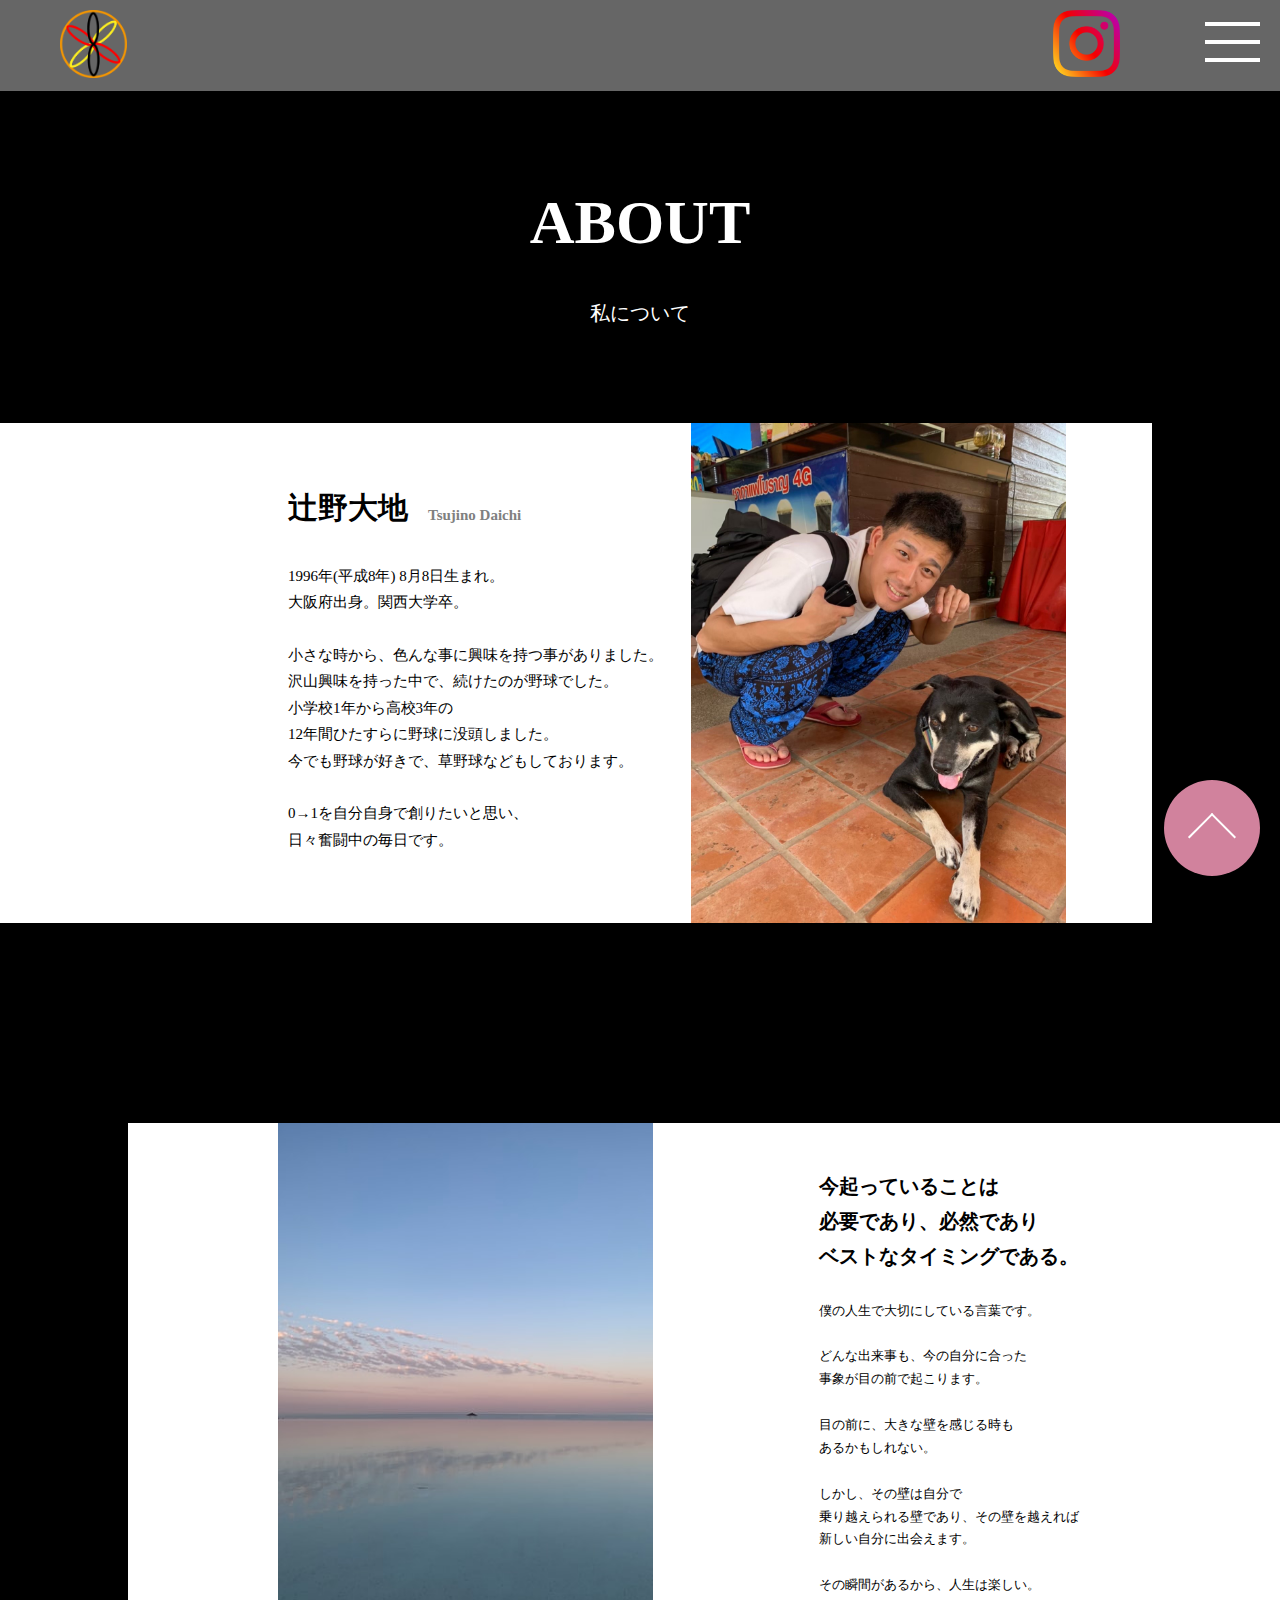
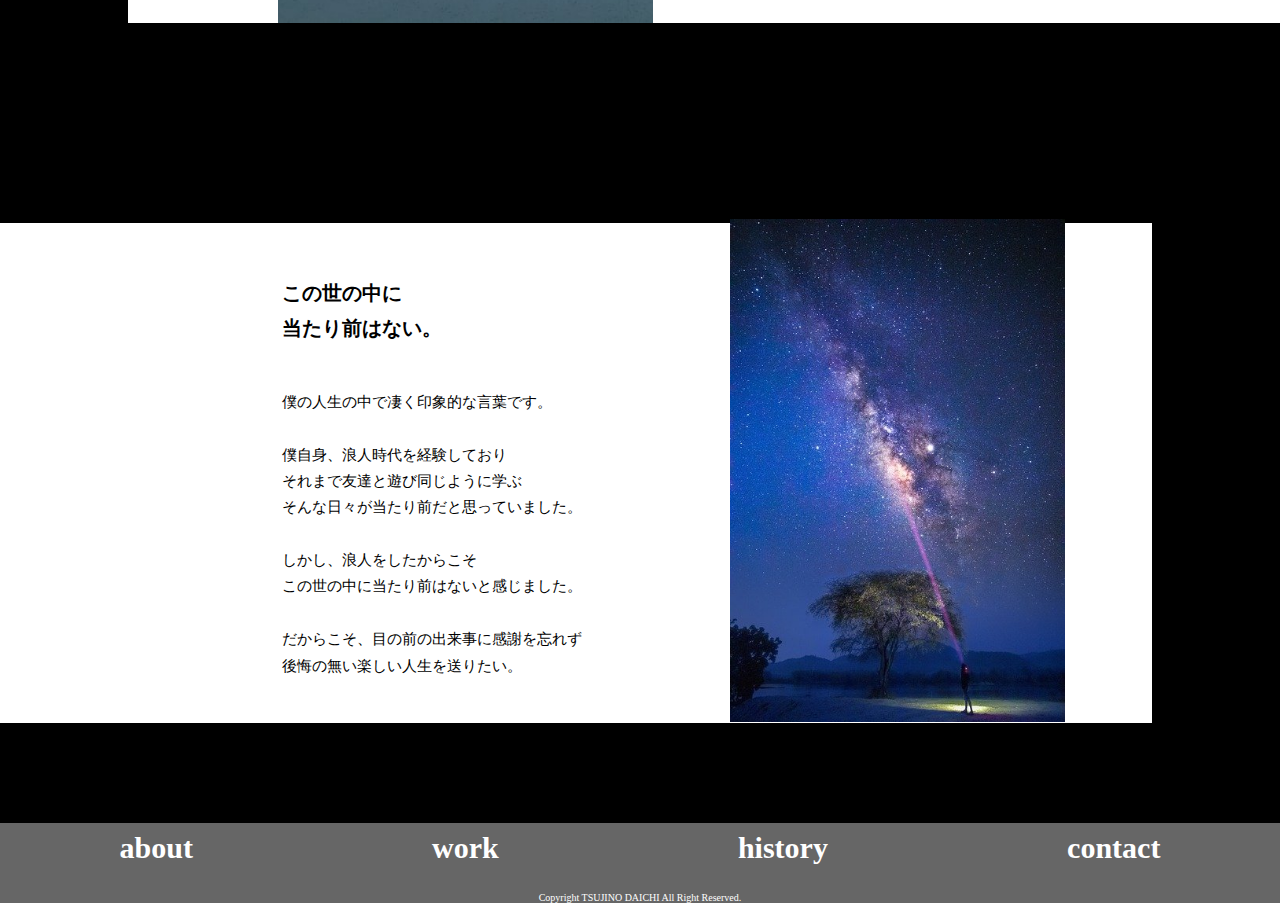
<file: about/about.html>
<!DOCTYPE html>
<html lang="ja">

<head>
    <meta charset="UTF-8">
    <meta http-equiv="X-UA-Compatible" content="IE=edge">
    <meta name="viewport" content="width=device-width, initial-scale=1.0">
    <title>about page</title>
    <meta name="description" content="about page">
    <link rel="stylesheet" href="css/style.css">
    <script src="https://ajax.googleapis.com/ajax/libs/jquery/3.6.0/jquery.min.js"></script>

</head>

<body>

    <!-- ヘッダー -->

    <div class="header_content" id=header>


        <div class="rogo">
            <img src="images/myrogo.png" alt="自分のロゴマーク">
        </div>

        <nav class="sns">
            <img src="images/Instagramlogo.png" alt="インスタグラムロゴ">
        </nav>

        <div class="pc_menu_btn "><span></span></div>


        <nav class="pc_nav" style="display: none;">
            <ul>
                <li><a href="../index.html">about</a></li>
                <li><a href="../index.html#work">work</a></li>
                <li><a href="../index.html#history">history</a></li>
                <li><a href="../index.html#contact">contact</a></li>

            </ul>

        </nav>

    </div>

    <!-- タイトル -->

    <div class="mokuji">
        <h1>ABOUT</h1>
        <p class="mokuji2">私について</p>

    </div>

    <!-- 自己紹介 -->

    <div class="box1">

        <div class="name">
            <h2>辻野大地</h2>
            <h3>Tsujino Daichi</h3>

        </div>

        <div class="content">
            <p class="content_detail">
                1996年(平成8年) 8月8日生まれ。<br>
                大阪府出身。関西大学卒。<br>
                <br>
                小さな時から、色んな事に興味を持つ事がありました。<br>
                沢山興味を持った中で、続けたのが野球でした。<br>
                小学校1年から高校3年の<br>
                12年間ひたすらに野球に没頭しました。<br>
                今でも野球が好きで、草野球などもしております。<br>
                <br>
                0→1を自分自身で創りたいと思い、<br>
                日々奮闘中の毎日です。<br>

            </p>

        </div>

        <div class="content_p">
            <img src="images/IMG_9310.JPG" alt="自分の写真">
        </div>

    </div>


    <div class="box2">

        <div class="content2">
            <h4>今起っていることは<br>
                必要であり、必然であり<br>
                ベストなタイミングである。</h4>
            <p class="content2_detail">
                僕の人生で大切にしている言葉です。<br>
                <br>
                どんな出来事も、今の自分に合った<br>
                事象が目の前で起こります。<br>
                <br>
                目の前に、大きな壁を感じる時も<br>
                あるかもしれない。<br>
                <br>
                しかし、その壁は自分で<br>
                乗り越えられる壁であり、その壁を越えれば<br>
                新しい自分に出会えます。<br>
                <br>
                その瞬間があるから、人生は楽しい。<br>

            </p>

        </div>

        <div class="content2_p">
            <img src="images/sea.jpeg" alt="海の背景">
        </div>

    </div>


    <div class="box3">

        <div class="content3">
            <h5>この世の中に<br>
                当たり前はない。</h5>
            <p class="content3_detail">
                僕の人生の中で凄く印象的な言葉です。<br>
                <br>
                僕自身、浪人時代を経験しており<br>
                それまで友達と遊び同じように学ぶ<br>
                そんな日々が当たり前だと思っていました。<br>
                <br>
                しかし、浪人をしたからこそ<br>
                この世の中に当たり前はないと感じました。<br>
                <br>
                だからこそ、目の前の出来事に感謝を忘れず<br>
                後悔の無い楽しい人生を送りたい。<br>

            </p>

        </div>

        <div class="content3_p">
            <img src="images/yozora.jpeg" alt="星空の背景">
        </div>

    </div>




    <!-- スマホ版 -->

    <!-- 自己紹介 -->

    <div class="box4">

        <div class="box5">

            <div class="sp_name_content">
                <p class="sp_name1">辻野大地</p>
                <p class="sp_name2">Tsujino Daichi</p>
                <p class="sp_name3">
                    1996年8月8日生まれ。<br>
                    大阪府出身。<br>関西大学卒。<br>
                </p>
            </div>

            <div class="sp_content_p">
                <img src="images/IMG_9310.JPG" alt="自分の写真">
            </div>


        </div>

    </div>


    <div class="box6">
        <p class="box6_text">
            小さな時から、<br>
            色んな事に興味を持つ事がありました。<br>
            沢山興味を持った中で、<br>
            続けたのが野球でした。<br>
            小学校1年から高校3年の<br>
            12年間ひたすらに野球に没頭しました。<br>
            今でも野球が好きで、<br>
            草野球などもしております。<br>
            <br>
            0→1を自分自身で創りたいと思い、<br>
            日々奮闘中の毎日です。<br>
        </p>
    </div>

    <div class="box7">
        <p class="box7_text">
            今起っていることは<br>
            必要であり、<br>
            必然であり<br>
            ベストな<br>
            タイミングである。<br>
        </p>
    </div>

    <div class="box6">
        <p class="box6_text">
            僕の人生で大切にしている言葉です。<br>
            <br>
            どんな出来事も、今の自分に合った<br>
            事象が目の前で起こります。<br>
            <br>
            目の前に、大きな壁を感じる時も<br>
            あるかもしれない。<br>
            <br>
            しかし、その壁は自分で<br>
            乗り越えられる壁であり、<br>
            その壁を越えれば<br>
            新しい自分に出会えます。<br>
            <br>
            その瞬間があるから、<br>
            人生は楽しい。<br>
        </p>
    </div>

    <div class="box8">
        <p class="box8_text">
            この世の中に<br>
            当たり前はない。
        </p>
    </div>

    <div class="box6">
        <p class="box6_text">
            ありきたりな、言葉かもしれませんが<br>
            僕の人生の中で凄く印象的な言葉です。<br>
            <br>
            僕自身、浪人時代を経験しており<br>
            それまで友達と遊び同じように学ぶ<br>
            そんな日々が当たり前だと思っていました。<br>
            <br>
            しかし、浪人をしたからこそ<br>
            この世の中に当たり前はないと感じました。<br>
            <br>
            だからこそ、目の前の出来事に<br>
            感謝を忘れず<br>
            後悔の無い楽しい人生を送りたい。<br>
        </p>
    </div>

    <div class="box9">
        <p class="box9_text">
            あなたにとって<br>
            「感動とワクワクを与えられる<br>
            テレビのような存在に。」<br>
        </p>
    </div>




    <div class="footer_content">

        <div class="footer_detail">
            <ul class="footer_list">
                <li class="footer_text"><a href="../index.html">about</a></li>
                <li class="footer_text"><a href="../index.html#work">work</a></li>
                <li class="footer_text"><a href="../index.html#history">history</a></li>
                <li class="footer_text"><a href="../index.html#contact">contact</a></li>

            </ul>
        </div>

        <div class="last">
            <p>Copyright TSUJINO DAICHI All Right Reserved.</p>

        </div>

    </div>

    <!-- ボタン -->


    <div class="botton">
        <a href="#header">
            <p><span class="arrow1"></span></p>
        </a>
    </div>





    </div>

    </div>




    <script>
        $(function () {
            $('.pc_menu_btn').click(function () {
                $('.pc_nav').fadeToggle();
                $('.pc_menu_btn').toggleClass('open');
            });

        });

    </script>
</body>

</html>
</file>
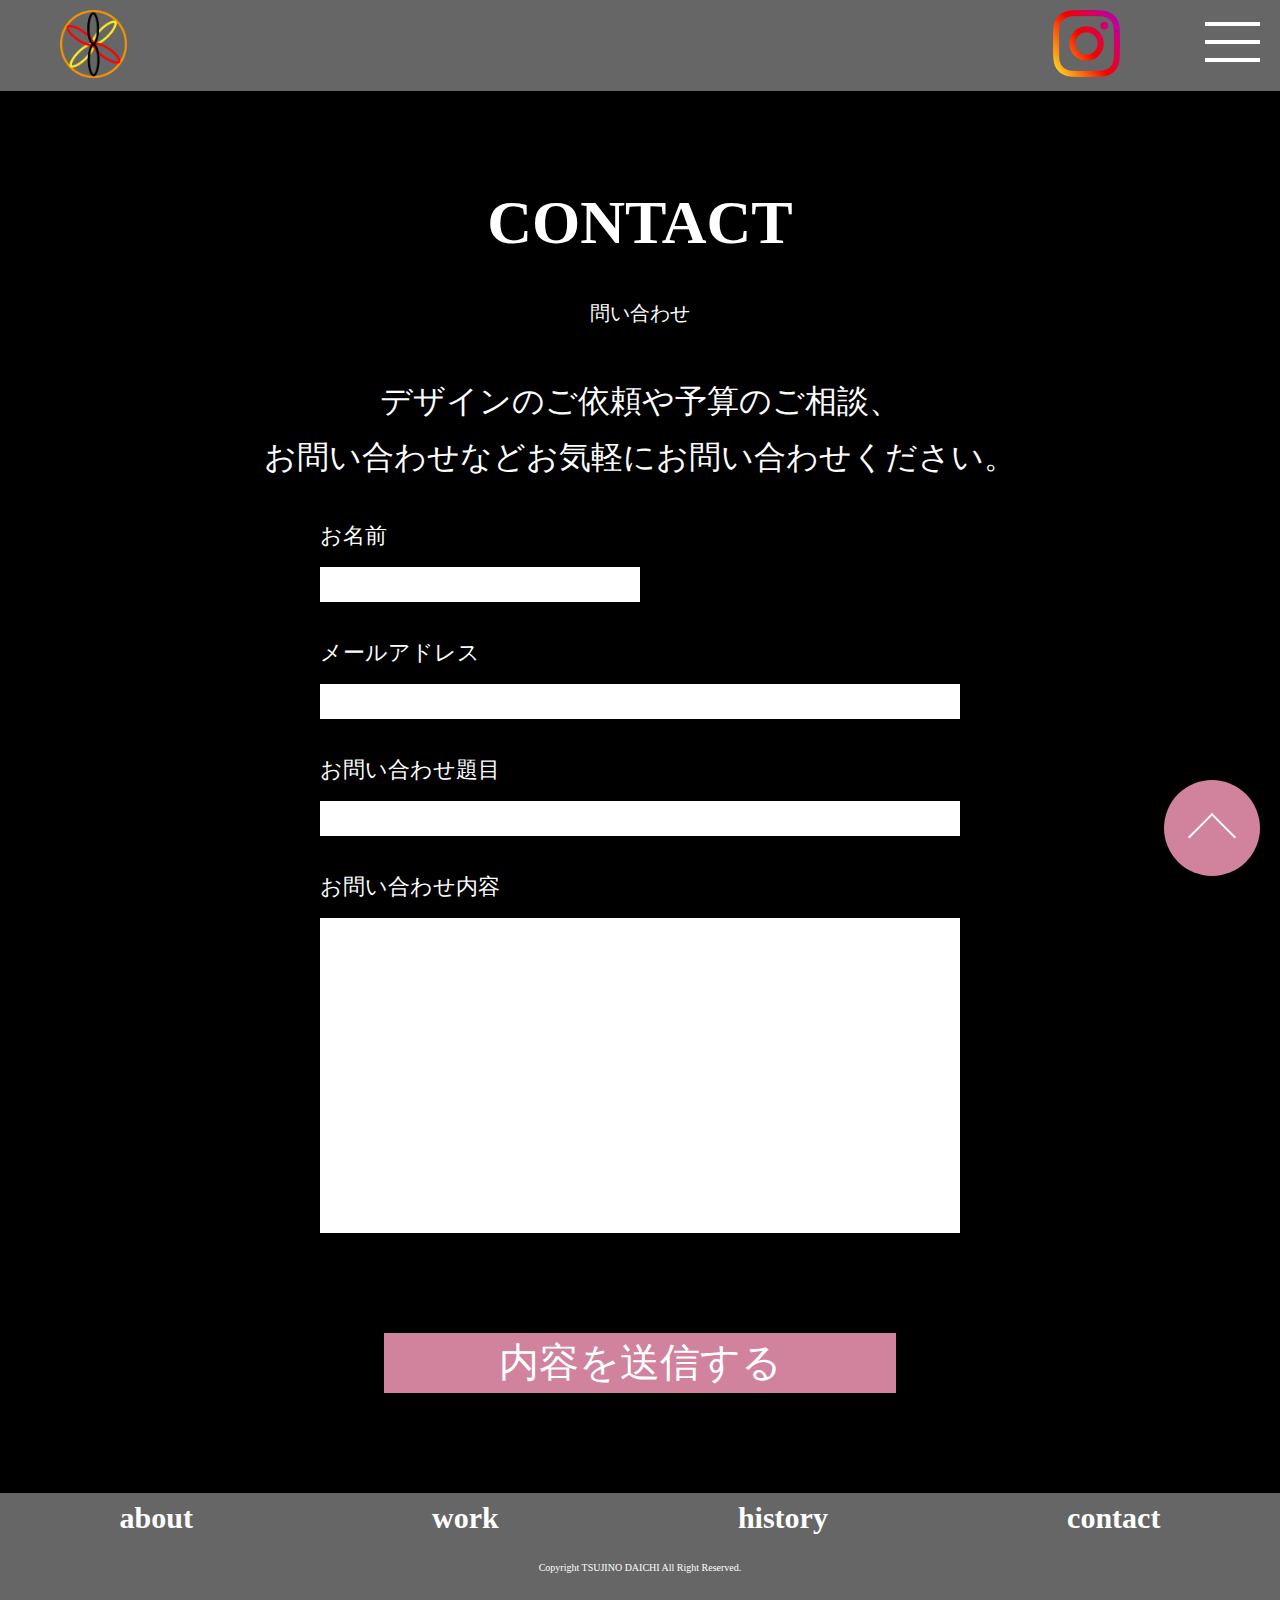
<file: contact/contact.html>
<!DOCTYPE html>
<html lang="ja">

<head>
    <meta charset="UTF-8">
    <meta http-equiv="X-UA-Compatible" content="IE=edge">
    <meta name="viewport" content="width=device-width, initial-scale=1.0">
    <title>ポートフォリオ ABOUTpage</title>
    <meta name="description" content="自分のポートフォリオ">
    <link rel="stylesheet" href="css/style.css">
    <script src="https://ajax.googleapis.com/ajax/libs/jquery/3.6.0/jquery.min.js"></script>
</head>

<body>

    <!-- ヘッダー -->

    <div class="header_content" id=header>


        <div class="rogo">
            <img src="images/myrogo.png" alt="自分のロゴマーク">
        </div>

        <nav class="sns">
            <img src="images/Instagramlogo.png" alt="インスタグラムロゴ">
        </nav>

        <div class="pc_menu_btn "><span></span></div>


        <nav class="pc_nav" style="display: none;">
            <ul>
                <li><a href="../index.html">about</a></li>
                <li><a href="../index.html#work">work</a></li>
                <li><a href="../index.html#history">history</a></li>
                <li><a href="../index.html#contact">contact</a></li>

            </ul>

        </nav>

    </div>

    <!-- タイトル -->

    <div class="mokuji">
        <h1>CONTACT</h1>
        <p class="mokuji2">問い合わせ</p>
        <p class="mokuji3">デザインのご依頼や予算のご相談、
            <br>お問い合わせなどお気軽にお問い合わせください。
        </p>

    </div>

    <!-- 問い合わせ 項目 -->
    <div class="text">
        <ul>
            <p>お名前</p>
            <div class="box1"></div>
            <p>メールアドレス</p>
            <div class="box2"></div>
            <p>お問い合わせ題目</p>
            <div class="box2"></div>
            <p>お問い合わせ内容</p>
            <div class="box3"></div>

        </ul>

    </div>

    <!-- 送信ボタン -->

    <div class="box4">
        <div class="toiawase_button">
            <a>内容を送信する</a>
        </div>

    </div>

    <!-- フッター -->
    <div class="footer_content">

        <div class="footer_detail">
            <ul class="footer_list">
                <li class="footer_text"><a href="index.html">about</a></li>
                <li class="footer_text"><a href="../index.html#work">work</a></li>
                <li class="footer_text"><a href="../index.html#history">history</a></li>
                <li class="footer_text"><a href="../index.html#contact">contact</a></li>

            </ul>
        </div>

        <div class="last">
            <p>Copyright TSUJINO DAICHI All Right Reserved.</p>

        </div>

    </div>

    <!-- ボタン -->


    <div class="botton">
        <a href="#header">
            <p><span class="arrow1"></span></p>
        </a>
    </div>




    </div>










    <script>
        $(function () {
            $('.pc_menu_btn,.pc_nav li').click(function () {
                $('.pc_nav').fadeToggle();
                $('.pc_menu_btn').toggleClass('open');
            });

        });

    </script>
</body>

</html>
</file>
<file: about/css/style.css>
@charset "utf-8";
/* リセット */
html,
body,
header,
footer,
main,
section,
h1,
h2,
h3,
ul,
li,
p,
dl {
    margin: 0;
    padding: 0;
    line-height: 1;
    color: #000000;
    /* font-family: "A1 Mincho", "游明朝", YuMincho, "Hiragino Mincho ProN W3",
        "ヒラギノ明朝 ProN W3", "Hiragino Mincho ProN", "HG明朝E", "ＭＳ Ｐ明朝",
        "ＭＳ 明朝", serif; */
    font-feature-settings: "palt";
}

a {
    /*下線を消す*/
    text-decoration: none;
    /*色を消す*/
    color: inherit;
    transition: 0.3s;
}

a:hover {
    opacity: 0.7;
}

ul {
    /*左の「・」を消す*/
    list-style: none;
}

img {
    max-width: 100%;
}

body {
    background-color: #000000;
    font-family: "ヒラギノ丸ゴ ProN W4", "Hiragino Maru Gothic ProN";
}

/* ヘッダー */

.header_content {
    padding: 10px;
    max-width: 100%;
    background-color: #666666;
    display: flex;
    justify-content: space-between;
    font-family: 筑紫B丸ゴシック;
    font-weight: bold;
}

.rogo img {
    width: 22%;
    padding-left: 50px;
}

.sns img {
    width: 7%;
    float: right;
    padding-right: 150px;
}

.pc_menu_btn {
    position: absolute;
    top: 40px;
    right: 20px;
    display: block;
    cursor: pointer;
    z-index: 100;
}

.pc_menu_btn span {
    background-color: #fff;
    width: 55px;
    height: 4px;
    display: block;
    position: relative;
    transition: 0.3s;
}

.pc_menu_btn span::before,
.pc_menu_btn span::after {
    content: "";
    width: 55px;
    height: 4px;
    display: block;
    background-color: #fff;
    position: absolute;
    transition: 0.3s;
}

.pc_menu_btn span::before {
    bottom: 18px;
}

.pc_menu_btn span::after {
    top: 18px;
}

.open span {
    background: transparent;
}

.open span::before {
    bottom: 0px;
    transform: rotate(45deg);
}

.open span::after {
    top: 0px;
    transform: rotate(135deg);
}

.pc_nav {
    position: fixed;
    top: 0;
    left: 0;
    width: 100%;
    height: 100vh;
    background-color: #000000;
}

.pc_nav ul {
    display: flex;
    flex-direction: column;
    justify-content: center;
    height: 100%;
}

.pc_nav a {
    color: #fff;
    font-family: 筑紫B丸ゴシック;
    font-size: 62px;
    display: block;
    padding: 20px 0;
    text-align: center;
}

/* タイトル */

.mokuji {
    text-align: center;
}

h1 {
    font-size: 62px;
    font-family: 筑紫B丸ゴシック;
    color: #fff;
    padding-top: 100px;
}

.mokuji2 {
    font-size: 20px;
    font-family: "ヒラギノ丸ゴ ProN W4", "Hiragino Maru Gothic ProN";
    color: #fff;
    padding-top: 50px;
}

.box1 {
    height: 500px;
    width: 90%;
    background-color: #fff;
    margin-top: 100px;
}

.name {
    display: flex;
}

h2 {
    font-size: 30px;
    padding-left: 25%;
    padding-top: 70px;
}

h3 {
    font-size: 15px;
    padding-left: 20px;
    padding-top: 85px;
    color: #808080;
}

.content_detail {
    padding-left: 25%;
    padding-top: 40px;
    line-height: 1.76;
    font-size: 15px;
}

.content_p {
    width: 375px;
    padding-left: 60%;
    margin-top: -430px;
}

.box2 {
    height: 500px;
    width: 90%;
    background-color: #fff;
    margin-top: 200px;
    margin-left: 10%;
}

.content2 {
    padding-left: 60%;
    padding-top: 20px;
}

h4 {
    font-size: 20px;
    line-height: 1.73;
}

.content2_detail {
    line-height: 1.76;
    font-size: 13px;
}

.content2_p {
    padding-left: 13%;
    width: 375px;
    margin-top: -474px;
}

.box3 {
    height: 500px;
    width: 100%;
    background-color: #fff;
    margin-top: 200px;
    margin-left: -10%;
}

.content3 {
    padding-left: 32%;
    padding-top: 20px;
}

h5 {
    font-size: 20px;
    line-height: 1.73;
}

.content3_detail {
    padding-top: 10px;
    line-height: 1.76;
    font-size: 15px;
}

.content3_p {
    width: 335px;
    padding-left: 67%;
    margin-top: -460px;
    margin-bottom: 100px;
}

/* フッター */
.footer_content {
    height: 80px;
    max-width: 100%;
    background-color: #666666;
    justify-content: space-between;
    margin-top: 100px;
}

.footer_list {
    display: flex;
}

.footer_text {
    font-size: 30px;
    justify-content: center;

    margin: 0 auto;
    font-weight: bold;
    font-family: 筑紫B丸ゴシック;
    color: #fff;
    padding-top: 10px;
}

.last p {
    text-align: center;
    font-size: 10px;
    font-family: "ヒラギノ丸ゴ ProN W4", "Hiragino Maru Gothic ProN";
    color: #fff;
    padding-top: 30px;
}
/* ボタン */

.botton {
    position: fixed;
    bottom: 20px;
    right: 20px;
}

.arrow1 {
    display: inline-block;
    position: relative;
    border-radius: 50%;
    width: 6em;
    height: 6em;
    background: #d1829d;
    cursor: pointer;
    vertical-align: middle;
    margin-bottom: 4px;
}

.arrow1:before {
    content: "";
    position: absolute;
    width: 2em;
    height: 2em;
    border-left: 2px solid #fff;
    border-bottom: 2px solid #fff;
    top: 42%;
    left: 32%;
    transform: rotate(135deg);
}

.box4 {
    display: none;
}

.box5 {
    display: none;
}

.box6 {
    display: none;
}

.box7 {
    display: none;
}

.box8 {
    display: none;
}
.box9 {
    display: none;
}

@media screen and (max-width: 767px) {
    .box1 {
        display: none;
    }

    .box2 {
        display: none;
    }

    .box3 {
        display: none;
    }

    .header_content {
        height: 50px;
    }

    .rogo img {
        width: 40px;
        padding-top: 5px;
        padding-left: 20px;
    }

    .sns img {
        width: 45px;
        padding-right: 80px;
        padding-top: 3px;
    }

    .pc_menu_btn {
        padding-top: 10px;
    }

    .pc_menu_btn span {
        width: 45px;
        height: 3px;
    }

    .pc_menu_btn span::before,
    .pc_menu_btn span::after {
        width: 45px;
        height: 3px;
    }

    .pc_menu_btn span::before {
        bottom: 13px;
    }

    .pc_menu_btn span::after {
        top: 13px;
    }

    .pc_menu_btn {
        top: 25px;
    }

    .open span::before {
        bottom: 0px;
        transform: rotate(45deg);
    }

    .open span::after {
        top: 0px;
        transform: rotate(135deg);
    }

    /* <!-- タイトル --> */

    h1 {
        font-size: 35px;
    }

    .mokuji2 {
        font-size: 25px;
        padding-top: 10px;
    }

    /* <!-- 自己紹介 --> */

    .box4 {
        background-color: #fff;
        padding: 0 20px 0 20px;
        margin-top: 50px;
        display: block;
    }

    .box5 {
        display: flex;
        justify-content: space-between;
        width: 100%;
    }

    .sp_name_content {
        width: 45%;
    }

    .sp_content_p {
        width: 50%;
    }

    .sp_content_p img {
        vertical-align: bottom;
    }

    .sp_name1 {
        padding-top: 20px;
        font-size: 25px;
    }

    .sp_name2 {
        padding-top: 20px;
        font-size: 22px;
        color: #808080;
    }

    .sp_name3 {
        padding-top: 20px;
        font-size: 15px;
        line-height: 1.75;
    }

    .box6 {
        max-width: 100%;
        margin-top: 50px;
        display: block;
    }

    .box6_text {
        text-align: center;
        font-size: 17px;
        color: #fff;
        line-height: 1.75;
        font-family: 筑紫B丸ゴシック;
        font-weight: bold;
    }

    .box7 {
        max-width: 100%;
        margin-top: 50px;
        background: url(../images/sea.jpeg) no-repeat center center/cover;
        display: block;
    }

    .box7_text {
        text-align: center;
        font-size: 25px;
        padding: 30px 20px 30px 20px;
        color: #fff;
        line-height: 1.75;
        font-family: 筑紫B丸ゴシック;
        font-weight: bold;
    }

    .box8 {
        max-width: 100%;
        margin-top: 50px;
        background: url(../images/yozora.jpeg) no-repeat center center/cover;
        padding: 40px;
        display: block;
    }

    .box8_text {
        text-align: center;
        font-size: 25px;
        padding: 40px 20px 40px 20px;
        color: #fff;
        line-height: 1.75;
        font-family: 筑紫B丸ゴシック;
        font-weight: bold;
    }

    .box9 {
        display: block;
    }

    .box9_text {
        text-align: center;
        font-size: 28px;
        padding: 40px 20px 40px 20px;
        color: #fff;
        line-height: 1.75;
        font-family: 筑紫B丸ゴシック;
        font-weight: bold;
    }

    /* フッター */

    .footer_content {
        margin-top: 30px;
    }

    .footer_text {
        font-size: 20px;
    }

    .arrow1 {
        width: 3em;
        height: 3em;
    }

    .arrow1:before {
        width: 1em;
        height: 1em;
    }
}
</file>
<file: contact/css/style.css>
@charset "utf-8";
/* リセット */
html,
body,
header,
footer,
main,
section,
h1,
h2,
h3,
ul,
li,
p,
dl {
    margin: 0;
    padding: 0;
    line-height: 1;
    color: #000000;
    /* font-family: "A1 Mincho", "游明朝", YuMincho, "Hiragino Mincho ProN W3",
        "ヒラギノ明朝 ProN W3", "Hiragino Mincho ProN", "HG明朝E", "ＭＳ Ｐ明朝",
        "ＭＳ 明朝", serif; */
    font-feature-settings: "palt";
}

a {
    /*下線を消す*/
    text-decoration: none;
    /*色を消す*/
    color: inherit;
    transition: 0.3s;
}

a:hover {
    opacity: 0.7;
}

ul {
    /*左の「・」を消す*/
    list-style: none;
}

body {
    background-color: #000000;
    font-family: ヒラギノ丸ゴ ProN W4;
}

/* ヘッダー */

.header_content {
    padding: 10px;
    max-width: 100%;
    background-color: #666666;
    display: flex;
    justify-content: space-between;
    font-family: 筑紫B丸ゴシック;
    font-weight: bold;
}

.rogo img {
    width: 22%;
    padding-left: 50px;
}

.sns img {
    width: 7%;
    float: right;
    padding-right: 150px;
}

.pc_menu_btn {
    position: absolute;
    top: 40px;
    right: 20px;
    display: block;
    cursor: pointer;
    z-index: 100;
}

.pc_menu_btn span {
    background-color: #fff;
    width: 55px;
    height: 4px;
    display: block;
    position: relative;
    transition: 0.3s;
}

.pc_menu_btn span::before,
.pc_menu_btn span::after {
    content: "";
    width: 55px;
    height: 4px;
    display: block;
    background-color: #fff;
    position: absolute;
    transition: 0.3s;
}

.pc_menu_btn span::before {
    bottom: 18px;
}

.pc_menu_btn span::after {
    top: 18px;
}

.open span {
    background: transparent;
}

.open span::before {
    bottom: 0px;
    transform: rotate(45deg);
}

.open span::after {
    top: 0px;
    transform: rotate(135deg);
}

.pc_nav {
    position: fixed;
    top: 0;
    left: 0;
    width: 100%;
    height: 100vh;
    background-color: #000000;
}

.pc_nav ul {
    display: flex;
    flex-direction: column;
    justify-content: center;
    height: 100%;
}

.pc_nav a {
    color: #fff;
    font-family: 筑紫B丸ゴシック;
    font-size: 62px;
    display: block;
    padding: 20px 0;
    text-align: center;
}

/* タイトル */

.mokuji {
    text-align: center;
}

h1 {
    font-size: 62px;
    font-family: 筑紫B丸ゴシック;
    color: #fff;
    padding-top: 100px;
}

.mokuji2 {
    font-size: 20px;
    font-family: "ヒラギノ丸ゴ ProN W4", "Hiragino Maru Gothic ProN";
    color: #fff;
    padding-top: 50px;
}

.mokuji3 {
    font-family: "ヒラギノ丸ゴ ProN W4", "Hiragino Maru Gothic ProN";
    font-size: 32px;
    color: #fff;
    padding-top: 50px;
    line-height: 1.76;
}

/* 問い合わせ項目 */

.text p {
    font-size: 22px;
    font-family: "ヒラギノ丸ゴ ProN W4", "Hiragino Maru Gothic ProN";
    color: #fff;
    max-width: 1000px;
    padding: 40px 0 0 0;
    padding-left: 25%;
}

.box1 {
    padding: 15px 0 0 0;
    width: 25%;
    height: 20px;
    background-color: #fff;
    margin-left: 25%;
    margin-top: 20px;
}

.box2 {
    padding: 15px 0 0 0;
    width: 50%;
    height: 20px;
    background-color: #fff;
    margin-left: 25%;
    margin-top: 20px;
}

.box3 {
    padding: 15px 0 0 0;
    width: 50%;
    height: 300px;
    background-color: #fff;
    margin-left: 25%;
    margin-top: 20px;
}

/* 送信ボタン */
.box4 {
    color: #fff;
    font-size: 40px;
    width: 40%;
    height: 60px;
    background-color: #d1829d;
    margin: 0 auto;
    text-align: center;
    margin-top: 100px;
    margin-bottom: 100px;
}

.toiawase_button {
    padding-top: 10px;
    color: #fff;
    font-family: "ヒラギノ丸ゴ ProN W4", "Hiragino Maru Gothic ProN";
}

/* フッター */
.footer_content {
    height: 80px;
    max-width: 100%;
    background-color: #666666;
    justify-content: space-between;
    padding-bottom: 30px;
}

.footer_list {
    display: flex;
}

.footer_text {
    font-size: 30px;
    justify-content: space-between;
    margin: 0 auto;
    font-weight: bold;
    font-family: 筑紫B丸ゴシック;
    color: #fff;
    padding-top: 10px;
}

.last p {
    text-align: center;
    font-size: 10px;
    font-family: "ヒラギノ丸ゴ ProN W4", "Hiragino Maru Gothic ProN";
    color: #fff;
    padding-top: 30px;
}

/* ボタン */

.botton {
    position: fixed;
    bottom: 20px;
    right: 20px;
}

.arrow1 {
    display: inline-block;
    position: relative;
    border-radius: 50%;
    width: 6em;
    height: 6em;
    background: #d1829d;
    cursor: pointer;
    vertical-align: middle;
    margin-bottom: 4px;
}

.arrow1:before {
    content: "";
    position: absolute;
    width: 2em;
    height: 2em;
    border-left: 2px solid #fff;
    border-bottom: 2px solid #fff;
    top: 42%;
    left: 32%;
    transform: rotate(135deg);
}

@media screen and (max-width: 767px) {
    .header_content {
        height: 50px;
    }

    .rogo img {
        width: 40px;
        padding-top: 5px;
        padding-left: 20px;
    }

    .sns img {
        width: 45px;
        padding-right: 80px;
        padding-top: 3px;
    }

    .pc_menu_btn {
        padding-top: 10px;
    }

    .pc_menu_btn span {
        width: 45px;
        height: 3px;
    }

    .pc_menu_btn span::before,
    .pc_menu_btn span::after {
        width: 45px;
        height: 3px;
    }

    .pc_menu_btn span::before {
        bottom: 13px;
    }

    .pc_menu_btn span::after {
        top: 13px;
    }

    .pc_menu_btn {
        top: 25px;
    }

    .open span::before {
        bottom: 0px;
        transform: rotate(45deg);
    }

    .open span::after {
        top: 0px;
        transform: rotate(135deg);
    }

    /* <!-- タイトル --> */

    h1 {
        font-size: 35px;
    }

    .mokuji2 {
        font-size: 25px;
        padding-top: 10px;
    }

    .mokuji3 {
        font-size: 15px;
    }

    /* <!-- 問い合わせ 項目 --> */

    .text {
        max-width: 100%;
    }

    .text p {
        font-size: 15px;
        padding-right: 10%;
        padding-left: 10%;
    }

    .box1 {
        width: 40%;
        margin-left: 10%;
    }

    .box2 {
        width: 80%;
        margin-left: 10%;
    }

    .box3 {
        height: 200px;
        width: 80%;
        margin-left: 10%;
    }

    /* フッター */

    .footer_text {
        font-size: 20px;
    }

    /* <!-- 送信ボタン --> */

    .box4 {
        width: 75%;
    }

    .toiawase_button {
        padding-top: 5px;
    }

    .toiawase_button a {
        font-size: 25px;
    }

    .arrow1 {
        width: 3em;
        height: 3em;
    }

    .arrow1:before {
        width: 1em;
        height: 1em;
    }
}
</file>
